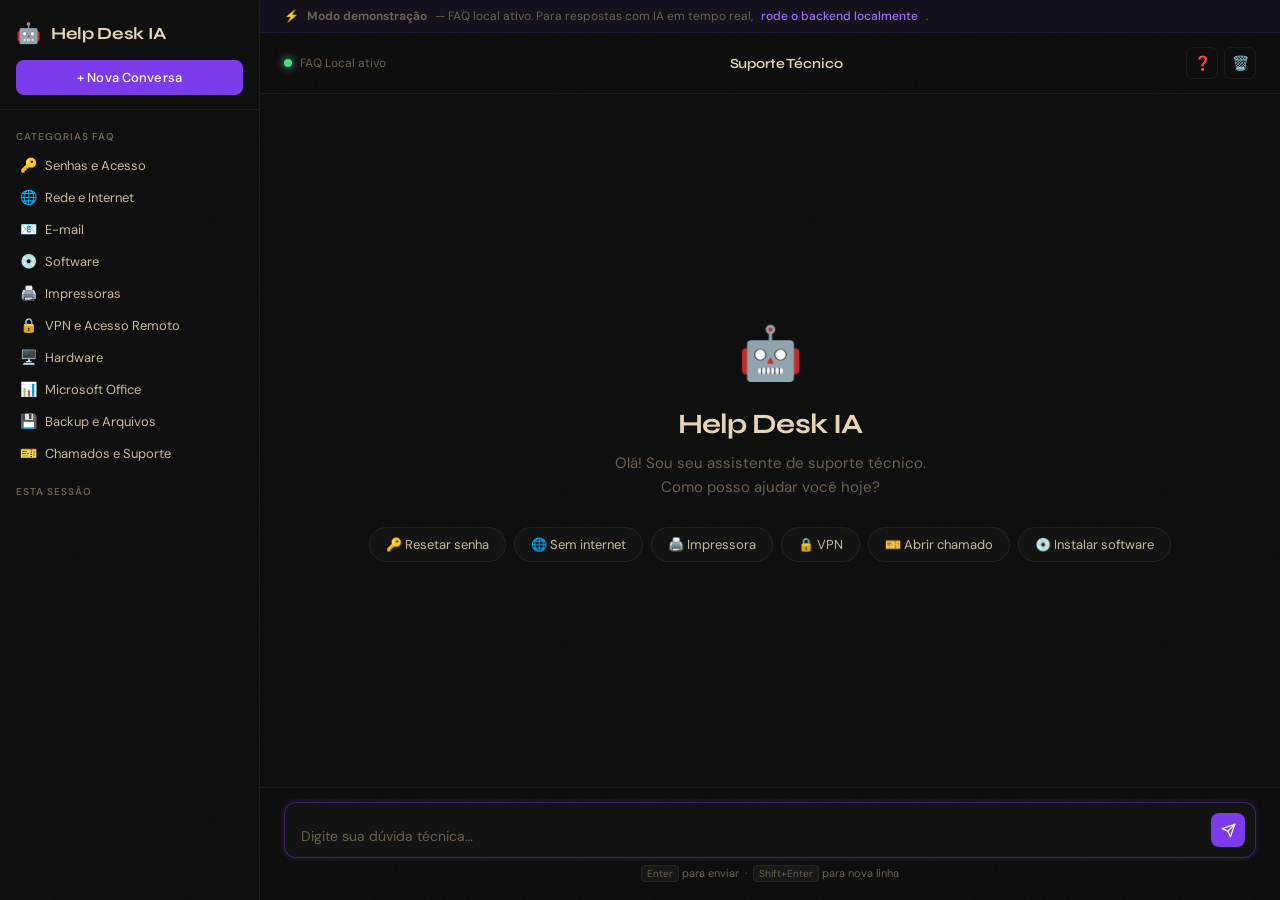
<file: docs/index.html>
<!DOCTYPE html>
<html lang="pt-BR">
<head>
  <meta charset="UTF-8" />
  <meta name="viewport" content="width=device-width, initial-scale=1.0" />
  <title>Help Desk IA</title>
  <link rel="preconnect" href="https://fonts.googleapis.com" />
  <link rel="preconnect" href="https://fonts.gstatic.com" crossorigin />
  <link rel="stylesheet" href="css/style.css" />
</head>
<body>
<div class="grain"></div>

<div class="overlay" id="overlay"></div>

<div class="app">

  <!-- ── Sidebar ─────────────────────────────────── -->
  <aside class="sidebar">
    <div class="sidebar-header">
      <div class="logo">
        <span class="logo-icon">🤖</span>
        <span class="logo-text">Help Desk IA</span>
      </div>
      <button class="new-chat-btn" id="newChatBtn">+ Nova Conversa</button>
    </div>

    <div class="sidebar-scroll">
      <div class="sidebar-section">
        <h3>Categorias FAQ</h3>
        <div id="faqCategories"></div>
      </div>

      <div class="sidebar-section">
        <h3>Esta sessão</h3>
        <div id="sessionsList"></div>
      </div>
    </div>
  </aside>

  <!-- ── Chat Main ────────────────────────────────── -->
  <main class="chat-main">

    <!-- Demo banner -->
    <div class="demo-banner">
      ⚡ <strong>Modo demonstração</strong> — FAQ local ativo. Para respostas com IA em tempo real,
      <a href="https://github.com/Twoopia/chatbot-helpdesk-ia" target="_blank">rode o backend localmente</a>.
    </div>

    <div class="chat-header">
      <div style="display:flex;align-items:center;gap:10px">
        <button class="menu-btn" id="menuBtn" title="Menu" aria-label="Abrir menu">☰</button>
        <div class="chat-status">
          <span class="status-dot" id="statusDot"></span>
          <span id="statusText">FAQ Local</span>
        </div>
      </div>
      <span class="header-title">Suporte Técnico</span>
      <div class="chat-actions">
        <button class="btn-icon" title="Ver FAQ" onclick="openFaqDrawer()">❓</button>
        <button class="btn-icon" id="clearBtn" title="Limpar conversa">🗑️</button>
      </div>
    </div>

    <div class="messages-container" id="messagesContainer">
      <div class="welcome" id="welcomeScreen">
        <div class="welcome-icon">🤖</div>
        <h2>Help Desk IA</h2>
        <p>Olá! Sou seu assistente de suporte técnico.<br>Como posso ajudar você hoje?</p>
        <div class="quick-actions">
          <button class="quick-btn" onclick="sendQuick('Como resetar minha senha?')">🔑 Resetar senha</button>
          <button class="quick-btn" onclick="sendQuick('Estou sem acesso à internet')">🌐 Sem internet</button>
          <button class="quick-btn" onclick="sendQuick('Impressora não funciona')">🖨️ Impressora</button>
          <button class="quick-btn" onclick="sendQuick('Como conectar à VPN?')">🔒 VPN</button>
          <button class="quick-btn" onclick="sendQuick('Como abrir um chamado?')">🎫 Abrir chamado</button>
          <button class="quick-btn" onclick="sendQuick('Como instalar um programa?')">💿 Instalar software</button>
        </div>
      </div>
    </div>

    <div class="typing-indicator" id="typingIndicator" style="display:none">
      <div class="typing-dots"><span></span><span></span><span></span></div>
      <span class="typing-text">Buscando resposta…</span>
    </div>

    <div class="input-area">
      <div class="input-wrap">
        <textarea
          id="messageInput"
          placeholder="Digite sua dúvida técnica…"
          rows="1"
          autofocus
        ></textarea>
        <button class="send-btn" id="sendBtn">
          <svg viewBox="0 0 24 24" fill="none" stroke-width="2" stroke-linecap="round" stroke-linejoin="round">
            <line x1="22" y1="2" x2="11" y2="13"></line>
            <polygon points="22 2 15 22 11 13 2 9 22 2"></polygon>
          </svg>
        </button>
      </div>
      <div class="input-hint">
        <kbd>Enter</kbd> para enviar &nbsp;·&nbsp; <kbd>Shift+Enter</kbd> para nova linha
      </div>
    </div>
  </main>
</div>

<!-- ── FAQ Drawer ──────────────────────────────────── -->
<aside class="faq-drawer" id="faqDrawer">
  <div class="faq-drawer-header">
    <h3>Perguntas Frequentes</h3>
    <button class="faq-close" onclick="closeFaqDrawer()">✕</button>
  </div>
  <div class="faq-drawer-body" id="faqDrawerBody">
    <p style="color:var(--text-secondary);font-size:13px">Carregando FAQ…</p>
  </div>
</aside>

<script src="js/app.js"></script>
</body>
</html>
</file>
<file: docs/css/style.css>
@import url('https://fonts.googleapis.com/css2?family=Syne:wght@400;600;700;800&family=DM+Sans:ital,opsz,wght@0,9..40,300;0,9..40,400;0,9..40,500;1,9..40,400&display=swap');

:root {
  --bg:           #0D0D0D;
  --bg-card:      #111111;
  --bg-elevated:  #161616;
  --border:       rgba(255,255,255,0.06);
  --accent:       #7C3AED;
  --accent-light: #9D6EFF;
  --accent-dim:   rgba(124,58,237,0.12);
  --text:         #C9B99A;
  --text-bright:  #E8D5B5;
  --text-muted:   #6B5E4E;
  --up:           #4ADE80;
  --down:         #F87171;
  --unknown:      #FBBF24;
  --ease:         cubic-bezier(0.16, 1, 0.3, 1);
  --sidebar-w:    260px;
}

*, *::before, *::after { box-sizing: border-box; margin: 0; padding: 0; }
html, body { height: 100%; overflow: hidden; }

body {
  font-family: 'DM Sans', -apple-system, sans-serif;
  font-size: 14px;
  color: var(--text);
  background: var(--bg);
}

/* ── Grain overlay ───────────────────────────────────── */
.grain {
  position: fixed;
  inset: 0;
  pointer-events: none;
  z-index: 9999;
  opacity: 0.035;
  background-image: url("data:image/svg+xml,%3Csvg viewBox='0 0 200 200' xmlns='http://www.w3.org/2000/svg'%3E%3Cfilter id='n'%3E%3CfeTurbulence type='fractalNoise' baseFrequency='0.85' numOctaves='4' stitchTiles='stitch'/%3E%3C/filter%3E%3Crect width='100%25' height='100%25' filter='url(%23n)'/%3E%3C/svg%3E");
  background-size: 150px 150px;
}

/* ── Layout ──────────────────────────────────────────── */
.app { display: flex; height: 100vh; }

/* ── Sidebar ─────────────────────────────────────────── */
.sidebar {
  width: var(--sidebar-w);
  background: var(--bg);
  border-right: 1px solid var(--border);
  display: flex;
  flex-direction: column;
  flex-shrink: 0;
  overflow: hidden;
}

.sidebar-header {
  padding: 20px 16px 14px;
  border-bottom: 1px solid var(--border);
}

.logo {
  display: flex;
  align-items: center;
  gap: 10px;
  margin-bottom: 14px;
}
.logo-icon { font-size: 20px; }
.logo-text {
  font-family: 'Syne', sans-serif;
  font-size: 17px;
  font-weight: 700;
  color: var(--text-bright);
  letter-spacing: -0.02em;
}

.new-chat-btn {
  width: 100%;
  padding: 9px 14px;
  background: var(--accent);
  color: #fff;
  border: none;
  border-radius: 8px;
  font-family: 'DM Sans', sans-serif;
  font-size: 13px;
  font-weight: 500;
  cursor: pointer;
  transition: box-shadow 0.7s var(--ease);
  letter-spacing: 0.01em;
}
.new-chat-btn:hover {
  box-shadow: 0 0 20px rgba(124,58,237,0.5), 0 0 40px rgba(124,58,237,0.15);
}

.sidebar-scroll { overflow-y: auto; flex: 1; padding: 8px 0; }
.sidebar-scroll::-webkit-scrollbar { width: 3px; }
.sidebar-scroll::-webkit-scrollbar-thumb { background: var(--border); border-radius: 4px; }

.sidebar-section { padding: 12px 12px 4px; }
.sidebar-section h3 {
  font-size: 10px;
  font-weight: 600;
  letter-spacing: 0.1em;
  text-transform: uppercase;
  color: var(--text-muted);
  margin-bottom: 6px;
  padding: 0 4px;
}

.cat-btn {
  display: flex;
  align-items: center;
  gap: 8px;
  width: 100%;
  padding: 7px 8px;
  background: none;
  border: none;
  border-radius: 6px;
  color: var(--text);
  font-family: 'DM Sans', sans-serif;
  font-size: 13px;
  cursor: pointer;
  text-align: left;
  transition: background 0.7s var(--ease), color 0.3s;
}
.cat-btn:hover { background: var(--accent-dim); color: var(--text-bright); }
.cat-icon { font-size: 14px; }

.session-item {
  display: flex;
  align-items: center;
  gap: 8px;
  padding: 8px;
  border-radius: 6px;
  cursor: pointer;
  transition: background 0.7s var(--ease);
}
.session-item:hover { background: var(--bg-elevated); }
.session-item.active { background: var(--accent-dim); }
.session-title {
  flex: 1;
  font-size: 12px;
  color: var(--text);
  white-space: nowrap;
  overflow: hidden;
  text-overflow: ellipsis;
}
.session-time { font-size: 10px; color: var(--text-muted); flex-shrink: 0; }

/* ── Chat Main ───────────────────────────────────────── */
.chat-main {
  flex: 1;
  display: flex;
  flex-direction: column;
  min-width: 0;
  background: var(--bg);
}

.chat-header {
  display: flex;
  align-items: center;
  justify-content: space-between;
  padding: 14px 24px;
  background: rgba(13,13,13,0.8);
  backdrop-filter: blur(16px);
  -webkit-backdrop-filter: blur(16px);
  border-bottom: 1px solid var(--border);
  flex-shrink: 0;
  position: sticky;
  top: 0;
  z-index: 10;
}

.chat-status { display: flex; align-items: center; gap: 8px; }
.status-dot {
  width: 8px; height: 8px;
  border-radius: 50%;
  background: var(--up);
  box-shadow: 0 0 8px var(--up);
  transition: background 0.7s var(--ease), box-shadow 0.7s var(--ease);
}
.status-dot.offline { background: var(--down); box-shadow: 0 0 8px var(--down); }
.status-dot.connecting { background: var(--unknown); box-shadow: 0 0 8px var(--unknown); }

#statusText { font-size: 12px; color: var(--text-muted); }

.header-title {
  font-family: 'Syne', sans-serif;
  font-size: 14px;
  font-weight: 600;
  color: var(--text-bright);
  letter-spacing: -0.01em;
}

.chat-actions { display: flex; gap: 6px; }
.btn-icon {
  width: 32px; height: 32px;
  display: flex; align-items: center; justify-content: center;
  background: none;
  border: 1px solid var(--border);
  border-radius: 7px;
  cursor: pointer;
  font-size: 14px;
  color: var(--text-muted);
  transition: background 0.7s var(--ease), border-color 0.3s, color 0.3s;
}
.btn-icon:hover { background: var(--bg-elevated); border-color: rgba(255,255,255,0.1); color: var(--text); }

/* ── Messages ────────────────────────────────────────── */
.messages-container {
  flex: 1;
  overflow-y: auto;
  padding: 28px 24px;
  display: flex;
  flex-direction: column;
  gap: 20px;
}
.messages-container::-webkit-scrollbar { width: 4px; }
.messages-container::-webkit-scrollbar-thumb { background: var(--border); border-radius: 4px; }

/* Welcome */
.welcome {
  display: flex;
  flex-direction: column;
  align-items: center;
  justify-content: center;
  flex: 1;
  text-align: center;
  padding: 60px 20px;
}
.welcome-icon { font-size: 52px; margin-bottom: 20px; }
.welcome h2 {
  font-family: 'Syne', sans-serif;
  font-size: 28px;
  font-weight: 700;
  color: var(--text-bright);
  letter-spacing: -0.03em;
  margin-bottom: 10px;
}
.welcome p { font-size: 15px; color: var(--text-muted); margin-bottom: 28px; line-height: 1.6; }

.quick-actions { display: flex; flex-wrap: wrap; gap: 8px; justify-content: center; }
.quick-btn {
  padding: 8px 16px;
  background: var(--bg-card);
  border: 1px solid var(--border);
  border-radius: 20px;
  font-family: 'DM Sans', sans-serif;
  font-size: 13px;
  cursor: pointer;
  color: var(--text);
  transition: background 0.7s var(--ease), border-color 0.7s var(--ease),
              color 0.3s, box-shadow 0.7s var(--ease);
}
.quick-btn:hover {
  border-color: var(--accent);
  color: var(--accent-light);
  background: var(--accent-dim);
  box-shadow: 0 0 16px rgba(124,58,237,0.2);
}

/* Message rows */
.msg-row {
  display: flex;
  gap: 12px;
  animation: msgIn 0.7s var(--ease);
}
.msg-row.user { flex-direction: row-reverse; }

@keyframes msgIn {
  from { opacity: 0; transform: translateY(10px); }
  to   { opacity: 1; transform: translateY(0); }
}

.msg-avatar {
  width: 30px; height: 30px;
  border-radius: 8px;
  display: flex; align-items: center; justify-content: center;
  font-size: 14px;
  flex-shrink: 0;
  margin-top: 2px;
  border: 1px solid var(--border);
}
.msg-row.user .msg-avatar { background: var(--accent); border-color: var(--accent); }
.msg-row.assistant .msg-avatar { background: var(--bg-card); }

.msg-body { max-width: 74%; display: flex; flex-direction: column; gap: 4px; }
.msg-row.user .msg-body { align-items: flex-end; }

.msg-bubble {
  padding: 12px 16px;
  border-radius: 14px;
  line-height: 1.6;
  word-break: break-word;
  white-space: pre-wrap;
}
.msg-row.user .msg-bubble {
  background: var(--accent);
  color: #fff;
  border-bottom-right-radius: 4px;
  box-shadow: 0 4px 24px rgba(124,58,237,0.3);
  transition: box-shadow 0.7s var(--ease);
}
.msg-row.user .msg-bubble:hover {
  box-shadow: 0 4px 32px rgba(124,58,237,0.5);
}
.msg-row.assistant .msg-bubble {
  background: var(--bg-card);
  color: var(--text);
  border: 1px solid var(--border);
  border-bottom-left-radius: 4px;
}
.msg-row.assistant.faq .msg-bubble {
  border-left: 2px solid var(--up);
  background: rgba(74,222,128,0.04);
}
.msg-row.assistant.error .msg-bubble {
  border-left: 2px solid var(--unknown);
  background: rgba(251,191,36,0.04);
}

.msg-meta {
  display: flex;
  align-items: center;
  gap: 6px;
  font-size: 10px;
  color: var(--text-muted);
  padding: 0 4px;
}
.source-badge {
  padding: 1px 7px;
  border-radius: 10px;
  font-size: 9px;
  font-weight: 600;
  letter-spacing: 0.06em;
  text-transform: uppercase;
}
.badge-ai    { background: var(--accent-dim); color: var(--accent-light); }
.badge-faq   { background: rgba(74,222,128,0.1); color: var(--up); }
.badge-error { background: rgba(251,191,36,0.1); color: var(--unknown); }

/* Streaming cursor */
.cursor {
  display: inline-block;
  width: 2px; height: 13px;
  background: var(--accent-light);
  border-radius: 1px;
  animation: blink 0.7s step-end infinite;
  vertical-align: text-bottom;
  margin-left: 2px;
}
@keyframes blink { 50% { opacity: 0; } }

/* Typing indicator */
.typing-indicator {
  display: flex;
  align-items: center;
  gap: 10px;
  padding: 0 24px 4px;
}
.typing-dots { display: flex; gap: 4px; }
.typing-dots span {
  width: 6px; height: 6px;
  background: var(--accent);
  border-radius: 50%;
  animation: bounce 1.2s infinite;
}
.typing-dots span:nth-child(2) { animation-delay: 0.2s; }
.typing-dots span:nth-child(3) { animation-delay: 0.4s; }
@keyframes bounce {
  0%,80%,100% { transform: translateY(0); }
  40%         { transform: translateY(-5px); }
}
.typing-text { font-size: 12px; color: var(--text-muted); }

/* ── Input area ──────────────────────────────────────── */
.input-area {
  padding: 14px 24px 20px;
  background: rgba(13,13,13,0.8);
  backdrop-filter: blur(16px);
  -webkit-backdrop-filter: blur(16px);
  border-top: 1px solid var(--border);
  flex-shrink: 0;
}

.input-wrap {
  display: flex;
  align-items: flex-end;
  gap: 8px;
  background: var(--bg-card);
  border: 1px solid var(--border);
  border-radius: 12px;
  padding: 10px 10px 10px 16px;
  transition: border-color 0.7s var(--ease), box-shadow 0.7s var(--ease);
}
.input-wrap:focus-within {
  border-color: rgba(124,58,237,0.4);
  box-shadow: 0 0 0 3px rgba(124,58,237,0.08);
}

#messageInput {
  flex: 1;
  resize: none;
  border: none;
  background: transparent;
  font-family: 'DM Sans', sans-serif;
  font-size: 14px;
  color: var(--text-bright);
  line-height: 1.5;
  max-height: 140px;
  outline: none;
}
#messageInput::placeholder { color: var(--text-muted); }

.send-btn {
  width: 34px; height: 34px;
  display: flex; align-items: center; justify-content: center;
  background: var(--accent);
  border: none;
  border-radius: 8px;
  cursor: pointer;
  flex-shrink: 0;
  transition: box-shadow 0.7s var(--ease), transform 0.15s;
}
.send-btn:hover { box-shadow: 0 0 20px rgba(124,58,237,0.6); }
.send-btn:active { transform: scale(0.92); }
.send-btn:disabled { background: var(--bg-elevated); cursor: not-allowed; box-shadow: none; }
.send-btn svg { width: 15px; height: 15px; stroke: #fff; }

.input-hint {
  margin-top: 8px;
  font-size: 11px;
  color: var(--text-muted);
  text-align: center;
}
.input-hint kbd {
  padding: 1px 5px;
  background: var(--bg-elevated);
  border: 1px solid var(--border);
  border-radius: 4px;
  font-size: 10px;
  font-family: inherit;
  color: var(--text-muted);
}

/* ── Demo banner (docs/ version only) ───────────────── */
.demo-banner {
  background: rgba(124,58,237,0.06);
  border-bottom: 1px solid rgba(124,58,237,0.15);
  padding: 8px 24px;
  font-size: 12px;
  color: var(--text-muted);
  display: flex;
  align-items: center;
  gap: 8px;
  flex-shrink: 0;
}
.demo-banner a { color: var(--accent-light); text-decoration: none; font-weight: 500; }
.demo-banner a:hover { color: var(--text-bright); }

/* ── FAQ Drawer ──────────────────────────────────────── */
.faq-drawer {
  position: fixed;
  top: 0; right: 0;
  width: 360px; height: 100%;
  background: var(--bg-card);
  border-left: 1px solid var(--border);
  z-index: 100;
  display: flex;
  flex-direction: column;
  transform: translateX(100%);
  transition: transform 0.7s var(--ease);
}
.faq-drawer.open { transform: translateX(0); }

.faq-drawer-header {
  display: flex;
  align-items: center;
  justify-content: space-between;
  padding: 18px 20px;
  border-bottom: 1px solid var(--border);
}
.faq-drawer-header h3 {
  font-family: 'Syne', sans-serif;
  font-size: 15px;
  font-weight: 600;
  color: var(--text-bright);
  letter-spacing: -0.01em;
}
.faq-close {
  width: 28px; height: 28px;
  display: flex; align-items: center; justify-content: center;
  background: none;
  border: 1px solid var(--border);
  border-radius: 6px;
  cursor: pointer;
  font-size: 14px;
  color: var(--text-muted);
  transition: background 0.7s var(--ease), color 0.3s;
}
.faq-close:hover { background: var(--bg-elevated); color: var(--text); }

.faq-drawer-body { flex: 1; overflow-y: auto; padding: 14px; }
.faq-drawer-body::-webkit-scrollbar { width: 3px; }
.faq-drawer-body::-webkit-scrollbar-thumb { background: var(--border); border-radius: 4px; }

.faq-item {
  border: 1px solid var(--border);
  border-radius: 10px;
  margin-bottom: 8px;
  overflow: hidden;
  transition: border-color 0.7s var(--ease);
}
.faq-item:hover { border-color: rgba(124,58,237,0.25); }

.faq-question {
  display: flex;
  justify-content: space-between;
  align-items: center;
  padding: 12px 14px;
  cursor: pointer;
  font-size: 13px;
  color: var(--text);
  font-weight: 500;
  gap: 8px;
  transition: background 0.7s var(--ease), color 0.3s;
}
.faq-question:hover { background: var(--bg-elevated); color: var(--text-bright); }
.faq-chevron { transition: transform 0.7s var(--ease); font-size: 11px; flex-shrink: 0; color: var(--text-muted); }
.faq-item.expanded .faq-chevron { transform: rotate(180deg); }

.faq-answer {
  display: none;
  padding: 10px 14px 14px;
  font-size: 13px;
  line-height: 1.65;
  color: var(--text-muted);
  border-top: 1px solid var(--border);
  white-space: pre-wrap;
}
.faq-item.expanded .faq-answer { display: block; }

.faq-use-btn {
  margin-top: 10px;
  padding: 6px 14px;
  background: var(--accent);
  color: #fff;
  border: none;
  border-radius: 6px;
  font-family: 'DM Sans', sans-serif;
  font-size: 12px;
  font-weight: 500;
  cursor: pointer;
  transition: box-shadow 0.7s var(--ease);
}
.faq-use-btn:hover { box-shadow: 0 0 16px rgba(124,58,237,0.5); }

/* ── Overlay ─────────────────────────────────────────── */
.overlay {
  display: none;
  position: fixed; inset: 0;
  background: rgba(0,0,0,0.55);
  backdrop-filter: blur(2px);
  z-index: 99;
}
.overlay.visible { display: block; }

/* ── Hamburger btn (mobile only) ─────────────────────── */
.menu-btn {
  display: none;
  width: 36px; height: 36px;
  align-items: center; justify-content: center;
  background: none;
  border: 1px solid var(--border);
  border-radius: 7px;
  cursor: pointer;
  color: var(--text-muted);
  font-size: 16px;
  flex-shrink: 0;
  transition: background 0.7s var(--ease), color 0.3s;
  -webkit-tap-highlight-color: transparent;
}
.menu-btn:hover { background: var(--bg-elevated); color: var(--text); }

/* ── Tablet (640px – 1024px) ─────────────────────────── */
@media (max-width: 1024px) {
  :root { --sidebar-w: 220px; }

  .msg-body { max-width: 80%; }

  .messages-container { padding: 20px 20px; }
  .chat-header { padding: 12px 20px; }
  .input-area { padding: 12px 20px 16px; }
}

/* ── Mobile (< 640px) ────────────────────────────────── */
@media (max-width: 640px) {

  /* Sidebar vira drawer lateral */
  .sidebar {
    position: fixed;
    top: 0; left: 0;
    height: 100%;
    z-index: 200;
    transform: translateX(-100%);
    transition: transform 0.7s var(--ease);
    box-shadow: 4px 0 32px rgba(0,0,0,0.4);
  }
  .sidebar.open { transform: translateX(0); }

  /* Hamburguer visível */
  .menu-btn { display: flex; }

  /* FAQ drawer ocupa tela cheia */
  .faq-drawer { width: 100%; }

  /* Mensagens com largura quase total */
  .msg-body { max-width: 88%; }

  /* Espaçamentos compactados */
  .messages-container { padding: 16px 14px; gap: 14px; }
  .chat-header { padding: 10px 14px; }

  /* Input com font-size 16px: evita zoom automático no iOS */
  #messageInput { font-size: 16px; }

  /* Safe area para iPhone com notch/home bar */
  .input-area {
    padding: 10px 14px calc(12px + env(safe-area-inset-bottom));
  }

  /* Tap targets mínimos 44px */
  .send-btn  { width: 44px; height: 44px; border-radius: 10px; }
  .btn-icon  { width: 40px; height: 40px; }
  .menu-btn  { width: 40px; height: 40px; }
  .new-chat-btn { padding: 11px 14px; }
  .cat-btn { padding: 10px 8px; min-height: 44px; }
  .faq-question { padding: 14px; min-height: 44px; }
  .faq-use-btn { padding: 10px 16px; min-height: 44px; }

  /* Welcome mais compacto */
  .welcome { padding: 32px 16px; }
  .welcome h2 { font-size: 22px; }
  .welcome-icon { font-size: 44px; }

  /* Hint de teclado desnecessária no mobile */
  .input-hint { display: none; }

  /* Demo banner compacto */
  .demo-banner { padding: 7px 14px; font-size: 11px; }
}
</file>
